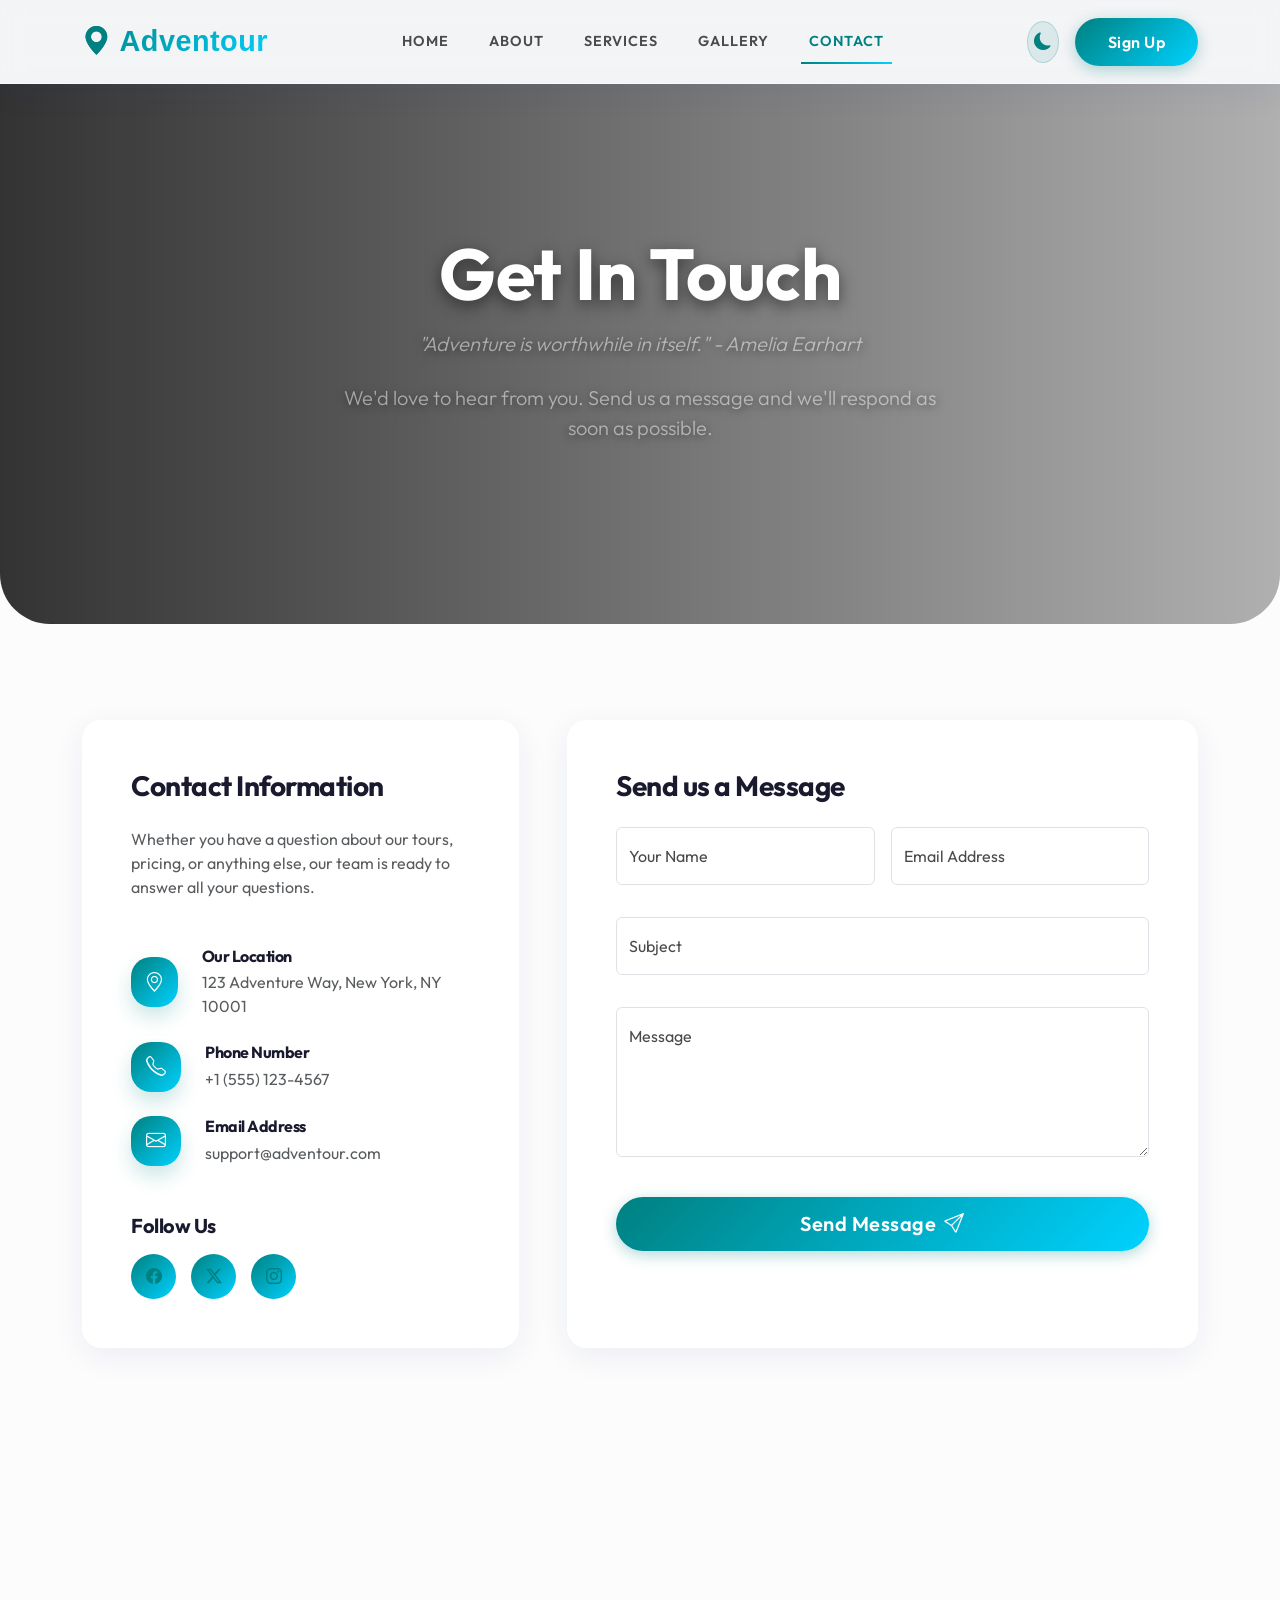
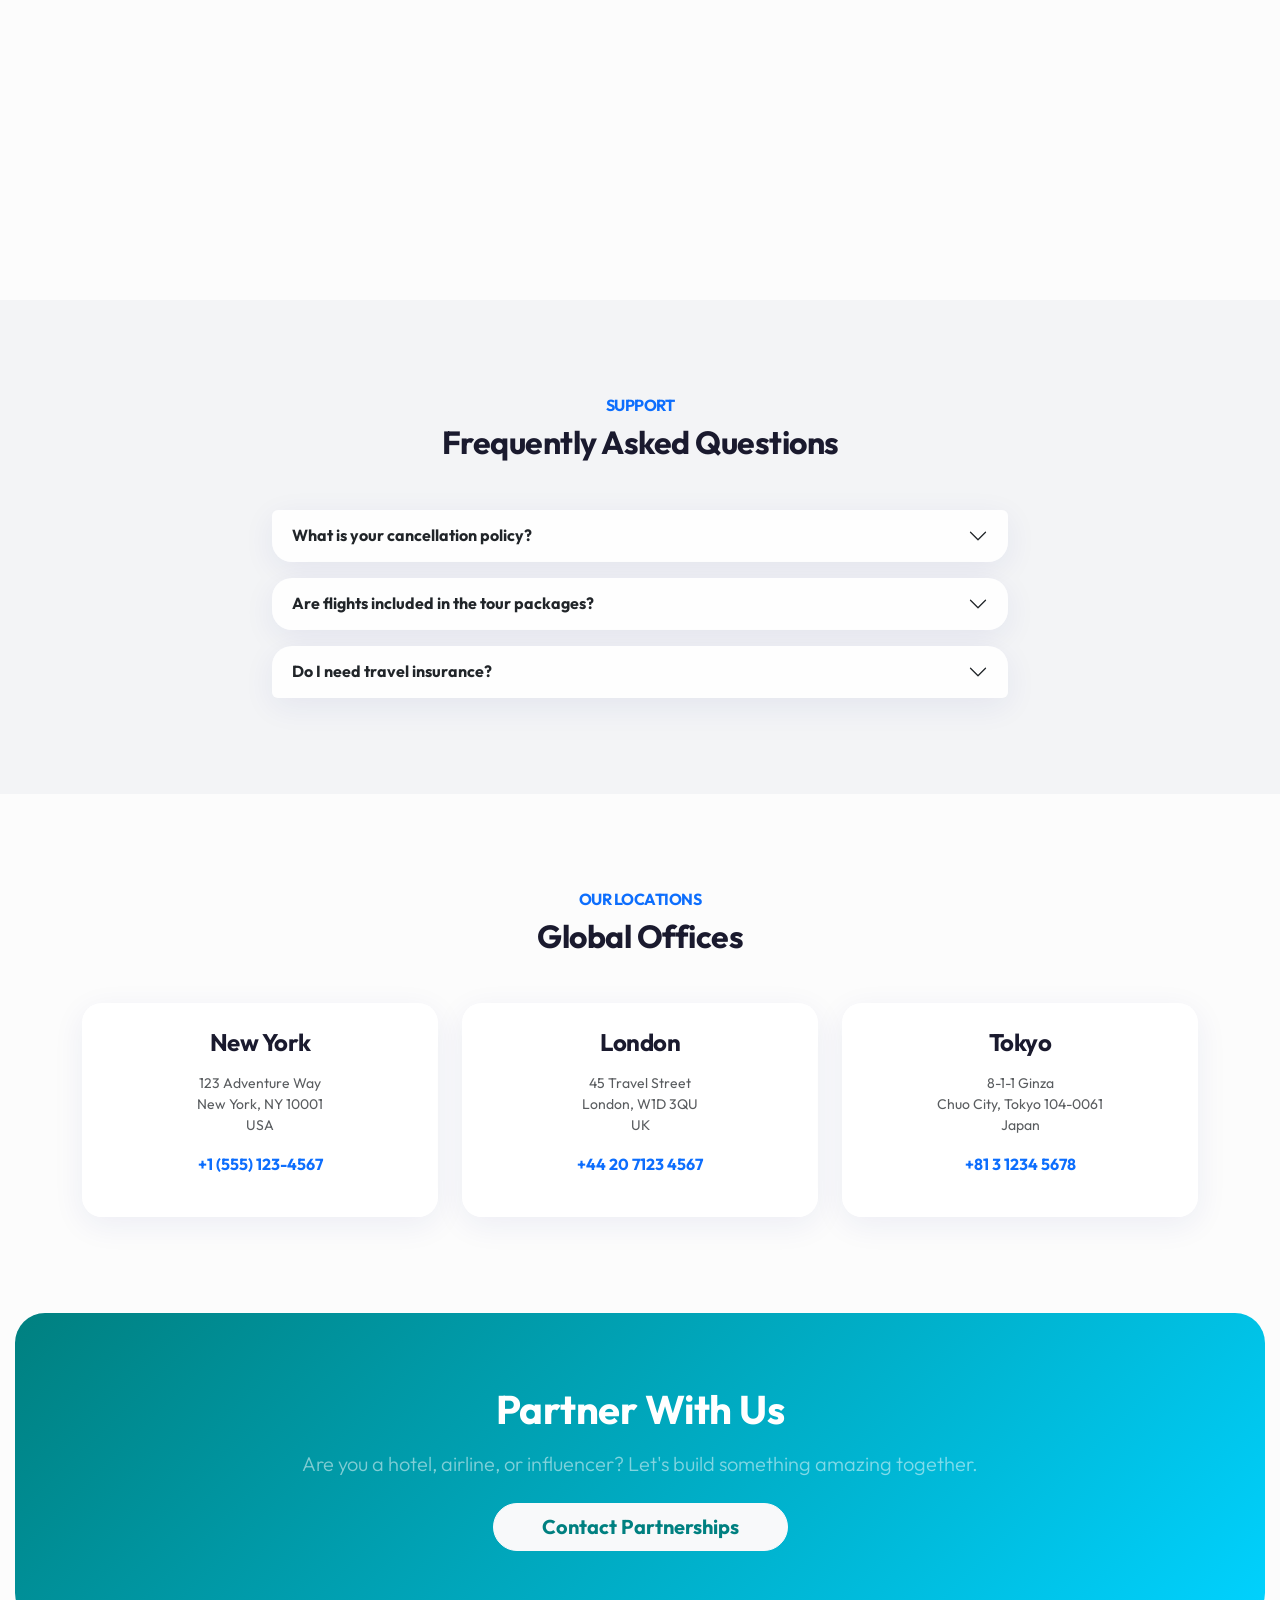
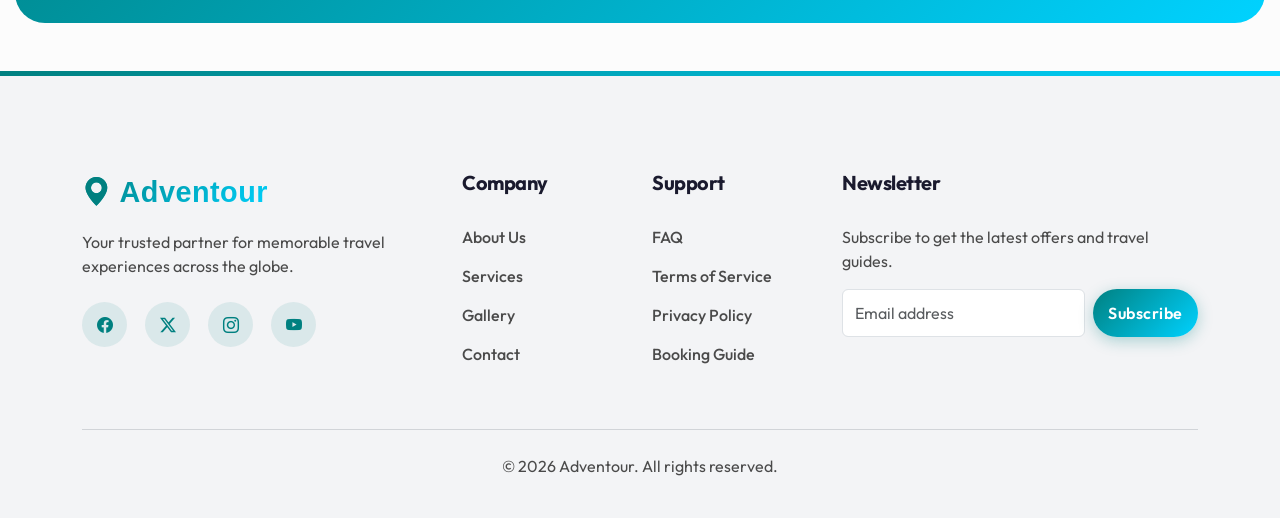
<file: contact.html>
<!DOCTYPE html>
<html lang="en">
<head>
  <meta charset="UTF-8">
  <meta name="viewport" content="width=device-width, initial-scale=1.0">
  <title>Contact Us - Adventour</title>
  <meta name="description" content="Get in touch with Adventour for your travel inquiries.">
  <link href="https://cdn.jsdelivr.net/npm/bootstrap@5.3.0/dist/css/bootstrap.min.css" rel="stylesheet">
  <link href="https://cdn.jsdelivr.net/npm/bootstrap-icons@1.11.3/font/bootstrap-icons.css" rel="stylesheet">
  <link rel="stylesheet" href="assets/css/style.css">
  <!-- Favicon -->
  <link rel="icon" href="assets/favicon.jpg">
</head>
<body>

  <!-- Navbar -->
  <nav class="navbar navbar-expand-lg sticky-top">
    <div class="container">
      <a class="navbar-brand" href="index.html"><i class="bi bi-geo-alt-fill"></i>Adventour</a>
      <button class="navbar-toggler" type="button" data-bs-toggle="offcanvas" data-bs-target="#offcanvasNavbar">
        <span class="navbar-toggler-icon"></span>
      </button>
      <div class="offcanvas offcanvas-end" tabindex="-1" id="offcanvasNavbar">
        <div class="offcanvas-header">
          <h5 class="offcanvas-title">Menu</h5>
          <button type="button" class="btn-close" data-bs-dismiss="offcanvas"></button>
        </div>
        <div class="offcanvas-body align-items-center">
          <ul class="navbar-nav mx-auto mb-2 mb-lg-0">
            <li class="nav-item"><a class="nav-link" href="index.html">Home</a></li>
            <li class="nav-item"><a class="nav-link" href="about.html">About</a></li>
            <li class="nav-item"><a class="nav-link" href="services.html">Services</a></li>
            <li class="nav-item"><a class="nav-link" href="gallery.html">Gallery</a></li>
            <li class="nav-item"><a class="nav-link active" href="contact.html">Contact</a></li>
          </ul>
          <div class="d-flex flex-column flex-lg-row ms-lg-4 mt-3 mt-lg-0 gap-3 align-items-center justify-content-center">
            <button id="themeToggle" class="theme-toggle" aria-label="Toggle theme"><i class="bi bi-moon-fill"></i></button>
            <a href="signup.html" class="btn btn-primary-custom w-100 w-lg-auto">Sign Up</a>
          </div>
        </div>
      </div>
    </div>
  </nav>

  <!-- Page Header -->
  <section class="hero-section text-center" style="background-image: url('https://images.unsplash.com/photo-1423666639041-f56000c27a9a?w=1920&h=600&fit=crop');">
    <div class="container hero-content text-center animate-up-target z-1">
      <h1 class="display-4 fw-bold text-white mb-3">Get In Touch</h1>
      <p class="lead text-white-50 fst-italic mb-4 mx-auto">"Adventure is worthwhile in itself." - Amelia Earhart</p>
      <p class="lead text-white-50 mx-auto">We'd love to hear from you. Send us a message and we'll respond as soon as possible.</p>
    </div>
  </section>

  <!-- Contact Section -->
  <section class="py-5">
    <div class="container py-5">
      <div class="row g-5">
        
        <!-- Contact Information -->
        <div class="col-lg-5 animate-up-target">
          <div class="feature-card p-5 h-100">
            <h3 class="mb-4">Contact Information</h3>
            <p class="text-muted mb-5">Whether you have a question about our tours, pricing, or anything else, our team is ready to answer all your questions.</p>
            
            <div class="d-flex align-items-center mb-4">
              <div class="icon-box me-4" style="width: 50px; height: 50px; font-size: 20px; margin-bottom: 0;">
                <i class="bi bi-geo-alt"></i>
              </div>
              <div>
                <h6 class="mb-1 fw-bold">Our Location</h6>
                <p class="text-muted mb-0">123 Adventure Way, New York, NY 10001</p>
              </div>
            </div>
            
            <div class="d-flex align-items-center mb-4">
              <div class="icon-box me-4" style="width: 50px; height: 50px; font-size: 20px; margin-bottom: 0;">
                <i class="bi bi-telephone"></i>
              </div>
              <div>
                <h6 class="mb-1 fw-bold">Phone Number</h6>
                <p class="text-muted mb-0">+1 (555) 123-4567</p>
              </div>
            </div>
            
            <div class="d-flex align-items-center mb-5">
              <div class="icon-box me-4" style="width: 50px; height: 50px; font-size: 20px; margin-bottom: 0;">
                <i class="bi bi-envelope"></i>
              </div>
              <div>
                <h6 class="mb-1 fw-bold">Email Address</h6>
                <p class="text-muted mb-0">support@adventour.com</p>
              </div>
            </div>
            
            <h5 class="fw-bold mb-3">Follow Us</h5>
            <div class="social-icons d-flex">
              <a href="#" style="background: var(--primary-gradient);"><i class="bi bi-facebook"></i></a>
              <a href="#" style="background: var(--primary-gradient);"><i class="bi bi-twitter-x"></i></a>
              <a href="#" style="background: var(--primary-gradient);"><i class="bi bi-instagram"></i></a>
            </div>
          </div>
        </div>

        <!-- Contact Form -->
        <div class="col-lg-7 animate-up-target" style="animation-delay: 0.2s;">
          <div class="feature-card p-5 h-100">
            <h3 class="mb-4">Send us a Message</h3>
            <form>
              <div class="row g-3">
                <div class="col-md-6">
                  <div class="form-floating mb-3">
                    <input type="text" class="form-control bg-transparent" id="nameInput" placeholder="John Doe" required>
                    <label for="nameInput">Your Name</label>
                  </div>
                </div>
                <div class="col-md-6">
                  <div class="form-floating mb-3">
                    <input type="email" class="form-control bg-transparent" id="emailInput" placeholder="name@example.com" required>
                    <label for="emailInput">Email Address</label>
                  </div>
                </div>
                <div class="col-12">
                  <div class="form-floating mb-3">
                    <input type="text" class="form-control bg-transparent" id="subjectInput" placeholder="Subject" required>
                    <label for="subjectInput">Subject</label>
                  </div>
                </div>
                <div class="col-12">
                  <div class="form-floating mb-4">
                    <textarea class="form-control bg-transparent" id="messageInput" placeholder="Leave a message here" style="height: 150px" required></textarea>
                    <label for="messageInput">Message</label>
                  </div>
                </div>
                <div class="col-12">
                  <button type="submit" class="btn btn-primary-custom btn-lg w-100">Send Message <i class="bi bi-send ms-2"></i></button>
                </div>
              </div>
            </form>
          </div>
        </div>

      </div>
    </div>
  </section>

  <!-- Map Section -->
  <section class="py-0 animate-up-target">
    <div class="container-fluid px-0">
      <iframe src="https://www.google.com/maps/embed?pb=!1m18!1m12!1m3!1d193595.15830869428!2d-74.119763973046!3d40.69766374874431!2m3!1f0!2f0!3f0!3m2!1i1024!2i768!4f13.1!3m3!1m2!1s0x89c24fa5d33f083b%3A0xc80b8f06e177fe62!2sNew%20York%2C%20NY%2C%20USA!5e0!3m2!1sen!2s!4v1683936643194!5m2!1sen!2s" width="100%" height="450" style="border:0;" allowfullscreen="" loading="lazy" referrerpolicy="no-referrer-when-downgrade"></iframe>
    </div>
  </section>

  <!-- Section 1: FAQ -->
  <section class="py-5 bg-light-bg">
    <div class="container py-5">
      <div class="text-center mb-5 animate-up-target">
        <h6 class="text-primary fw-bold text-uppercase mb-2">Support</h6>
        <h2>Frequently Asked Questions</h2>
      </div>
      <div class="row justify-content-center">
        <div class="col-lg-8 animate-up-target">
          <div class="accordion" id="faqAccordion">
            <div class="accordion-item feature-card mb-3 border-0">
              <h2 class="accordion-header">
                <button class="accordion-button collapsed fw-bold bg-transparent" type="button" data-bs-toggle="collapse" data-bs-target="#faq1">
                  What is your cancellation policy?
                </button>
              </h2>
              <div id="faq1" class="accordion-collapse collapse" data-bs-parent="#faqAccordion">
                <div class="accordion-body text-muted">
                  You can cancel your booking up to 48 hours before the trip for a full refund. Cancellations made within 48 hours will incur a 20% processing fee.
                </div>
              </div>
            </div>
            <div class="accordion-item feature-card mb-3 border-0">
              <h2 class="accordion-header">
                <button class="accordion-button collapsed fw-bold bg-transparent" type="button" data-bs-toggle="collapse" data-bs-target="#faq2">
                  Are flights included in the tour packages?
                </button>
              </h2>
              <div id="faq2" class="accordion-collapse collapse" data-bs-parent="#faqAccordion">
                <div class="accordion-body text-muted">
                  Standard tour packages do not include international flights. However, our Flight Booking service can easily add them to your package at competitive rates.
                </div>
              </div>
            </div>
            <div class="accordion-item feature-card border-0">
              <h2 class="accordion-header">
                <button class="accordion-button collapsed fw-bold bg-transparent" type="button" data-bs-toggle="collapse" data-bs-target="#faq3">
                  Do I need travel insurance?
                </button>
              </h2>
              <div id="faq3" class="accordion-collapse collapse" data-bs-parent="#faqAccordion">
                <div class="accordion-body text-muted">
                  While not legally required for all destinations, we highly recommend purchasing travel insurance to protect against unforeseen circumstances.
                </div>
              </div>
            </div>
          </div>
        </div>
      </div>
    </div>
  </section>

  <!-- Section 2: Global Offices -->
  <section class="py-5">
    <div class="container py-5">
      <div class="text-center mb-5 animate-up-target">
        <h6 class="text-primary fw-bold text-uppercase mb-2">Our Locations</h6>
        <h2>Global Offices</h2>
      </div>
      <div class="row g-4 text-center">
        <div class="col-md-4 animate-up-target">
          <div class="feature-card p-4 h-100">
            <h4 class="mb-3">New York</h4>
            <p class="text-muted small">123 Adventure Way<br>New York, NY 10001<br>USA</p>
            <p class="fw-bold text-primary">+1 (555) 123-4567</p>
          </div>
        </div>
        <div class="col-md-4 animate-up-target" style="animation-delay: 0.1s;">
          <div class="feature-card p-4 h-100">
            <h4 class="mb-3">London</h4>
            <p class="text-muted small">45 Travel Street<br>London, W1D 3QU<br>UK</p>
            <p class="fw-bold text-primary">+44 20 7123 4567</p>
          </div>
        </div>
        <div class="col-md-4 animate-up-target" style="animation-delay: 0.2s;">
          <div class="feature-card p-4 h-100">
            <h4 class="mb-3">Tokyo</h4>
            <p class="text-muted small">8-1-1 Ginza<br>Chuo City, Tokyo 104-0061<br>Japan</p>
            <p class="fw-bold text-primary">+81 3 1234 5678</p>
          </div>
        </div>
      </div>
    </div>
  </section>

  <!-- Section 3: Partnership Inquiries -->
  <section class="py-5 mb-5 bg-primary text-white text-center" style="background: var(--primary-gradient) !important; border-radius: 30px; margin: 0 15px;">
    <div class="container py-4 animate-up-target">
      <h2 class="display-6 fw-bold text-white mb-3">Partner With Us</h2>
      <p class="lead text-white-50 mb-4">Are you a hotel, airline, or influencer? Let's build something amazing together.</p>
      <a href="#" class="btn btn-light btn-lg fw-bold px-5 rounded-pill" style="color: var(--primary-color);">Contact Partnerships</a>
    </div>
  </section>

  <!-- Footer -->
  <footer class="footer">
    <div class="container">
      <div class="row g-4">
        <div class="col-lg-4 col-md-6">
          <a href="index.html" class="text-decoration-none d-block mb-3 brand-logo">
            <i class="bi bi-geo-alt-fill"></i>Adventour
          </a>
          <p class="mb-4">Your trusted partner for memorable travel experiences across the globe.</p>
          <div class="social-icons">
            <a href="#"><i class="bi bi-facebook"></i></a>
            <a href="#"><i class="bi bi-twitter-x"></i></a>
            <a href="#"><i class="bi bi-instagram"></i></a>
            <a href="#"><i class="bi bi-youtube"></i></a>
          </div>
        </div>
        <div class="col-lg-2 col-md-6">
          <h5>Company</h5>
          <a href="about.html" class="footer-link">About Us</a>
          <a href="services.html" class="footer-link">Services</a>
          <a href="gallery.html" class="footer-link">Gallery</a>
          <a href="contact.html" class="footer-link">Contact</a>
        </div>
        <div class="col-lg-2 col-md-6">
          <h5>Support</h5>
          <a href="#" class="footer-link">FAQ</a>
          <a href="#" class="footer-link">Terms of Service</a>
          <a href="#" class="footer-link">Privacy Policy</a>
          <a href="#" class="footer-link">Booking Guide</a>
        </div>
        <div class="col-lg-4 col-md-6">
          <h5>Newsletter</h5>
          <p>Subscribe to get the latest offers and travel guides.</p>
          <form class="d-flex mt-3">
            <input type="email" class="form-control me-2" placeholder="Email address" required>
            <button class="btn btn-primary-custom" type="submit">Subscribe</button>
          </form>
        </div>
      </div>
      <hr class="mt-5 mb-4 border-secondary">
      <div class="text-center"><p class="mb-0">&copy; 2026 Adventour. All rights reserved.</p></div>
    </div>
  </footer>

  <button id="backToTop" title="Go to top"><i class="bi bi-arrow-up"></i></button>

  <script src="https://cdn.jsdelivr.net/npm/bootstrap@5.3.0/dist/js/bootstrap.bundle.min.js"></script>
  <script src="assets/js/main.js"></script>
</body>
</html>
</file>
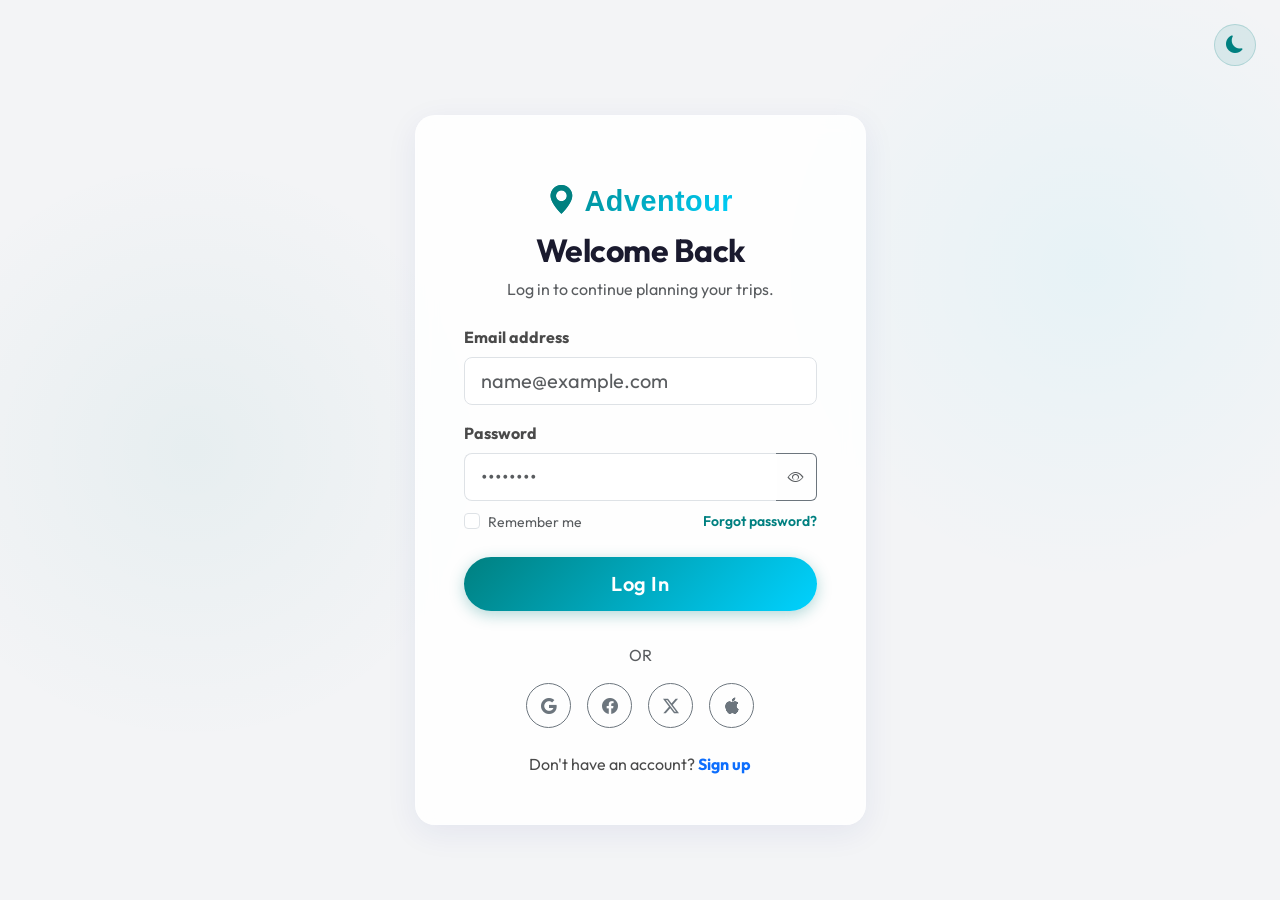
<file: login.html>
<!DOCTYPE html>
<html lang="en">
<head>
  <meta charset="UTF-8">
  <meta name="viewport" content="width=device-width, initial-scale=1.0">
  <title>Login - Adventour</title>
  <meta name="description" content="Login to your Adventour account.">
  <link href="https://cdn.jsdelivr.net/npm/bootstrap@5.3.0/dist/css/bootstrap.min.css" rel="stylesheet">
  <link href="https://cdn.jsdelivr.net/npm/bootstrap-icons@1.11.3/font/bootstrap-icons.css" rel="stylesheet">
  <link rel="stylesheet" href="assets/css/style.css">
  <!-- Favicon -->
  <link rel="icon" href="assets/favicon.jpg">
</head>
<body>

  <!-- Login Section -->
  <section class="auth-wrapper">
    <!-- Theme Toggle Button Top Right -->
    <button id="themeToggle" class="theme-toggle position-absolute top-0 end-0 m-4 z-3" aria-label="Toggle theme">
      <i class="bi bi-moon-fill"></i>
    </button>
    <div class="container">
      <div class="row justify-content-center">
        <div class="col-md-6 col-lg-5 animate-up-target">
          <div class="feature-card p-5 position-relative">
            <div class="text-center mb-4 mt-3">
              <div class="mb-2"><a href="index.html" class="brand-logo text-decoration-none"><i class="bi bi-geo-alt-fill"></i>Adventour</a></div>
              <h2 class="fw-bold">Welcome Back</h2>
              <p class="text-muted">Log in to continue planning your trips.</p>
            </div>
            <form>
              <div class="mb-3">
                <label for="email" class="form-label fw-bold">Email address</label>
                <input type="email" class="form-control form-control-lg" id="email" placeholder="name@example.com" required>
              </div>
              <div class="mb-4">
                <label for="password" class="form-label fw-bold">Password</label>
                <div class="input-group mb-2">
                  <input type="password" class="form-control form-control-lg border-end-0" id="password" placeholder="••••••••" required>
                  <button class="btn btn-outline-secondary border-start-0 bg-transparent text-muted" type="button" id="togglePassword">
                    <i class="bi bi-eye"></i>
                  </button>
                </div>
                <div class="d-flex justify-content-between align-items-center mt-2 mb-3">
                  <div class="form-check mb-0">
                    <input type="checkbox" class="form-check-input" id="remember">
                    <label class="form-check-label small text-muted" for="remember">Remember me</label>
                  </div>
                  <a href="#" class="text-decoration-none small fw-semibold">Forgot password?</a>
                </div>
              </div>
              <button type="submit" class="btn btn-primary-custom w-100 btn-lg mb-3">Log In</button>
              
              <div class="text-center my-3 text-muted">OR</div>
              
              <div class="d-flex justify-content-center gap-3 mb-4">
                <button type="button" class="btn btn-outline-secondary rounded-circle p-2" style="width:45px;height:45px;">
                  <i class="bi bi-google"></i>
                </button>
                <button type="button" class="btn btn-outline-secondary rounded-circle p-2" style="width:45px;height:45px;">
                  <i class="bi bi-facebook"></i>
                </button>
                <button type="button" class="btn btn-outline-secondary rounded-circle p-2" style="width:45px;height:45px;">
                  <i class="bi bi-twitter-x"></i>
                </button>
                <button type="button" class="btn btn-outline-secondary rounded-circle p-2" style="width:45px;height:45px;">
                  <i class="bi bi-apple"></i>
                </button>
              </div>
              
              <div class="text-center">
                <p class="mb-0">Don't have an account? <a href="signup.html" class="fw-bold text-primary">Sign up</a></p>
              </div>
            </form>
          </div>
        </div>
      </div>
    </div>
  </section>

  <script src="https://cdn.jsdelivr.net/npm/bootstrap@5.3.0/dist/js/bootstrap.bundle.min.js"></script>
  <script src="assets/js/main.js"></script>
  <script>
    // Password toggle
    document.getElementById('togglePassword').addEventListener('click', function () {
      const password = document.getElementById('password');
      const icon = this.querySelector('i');
      if (password.type === 'password') {
        password.type = 'text';
        icon.classList.remove('bi-eye');
        icon.classList.add('bi-eye-slash');
      } else {
        password.type = 'password';
        icon.classList.remove('bi-eye-slash');
        icon.classList.add('bi-eye');
      }
    });
  </script>
</body>
</html>
</file>
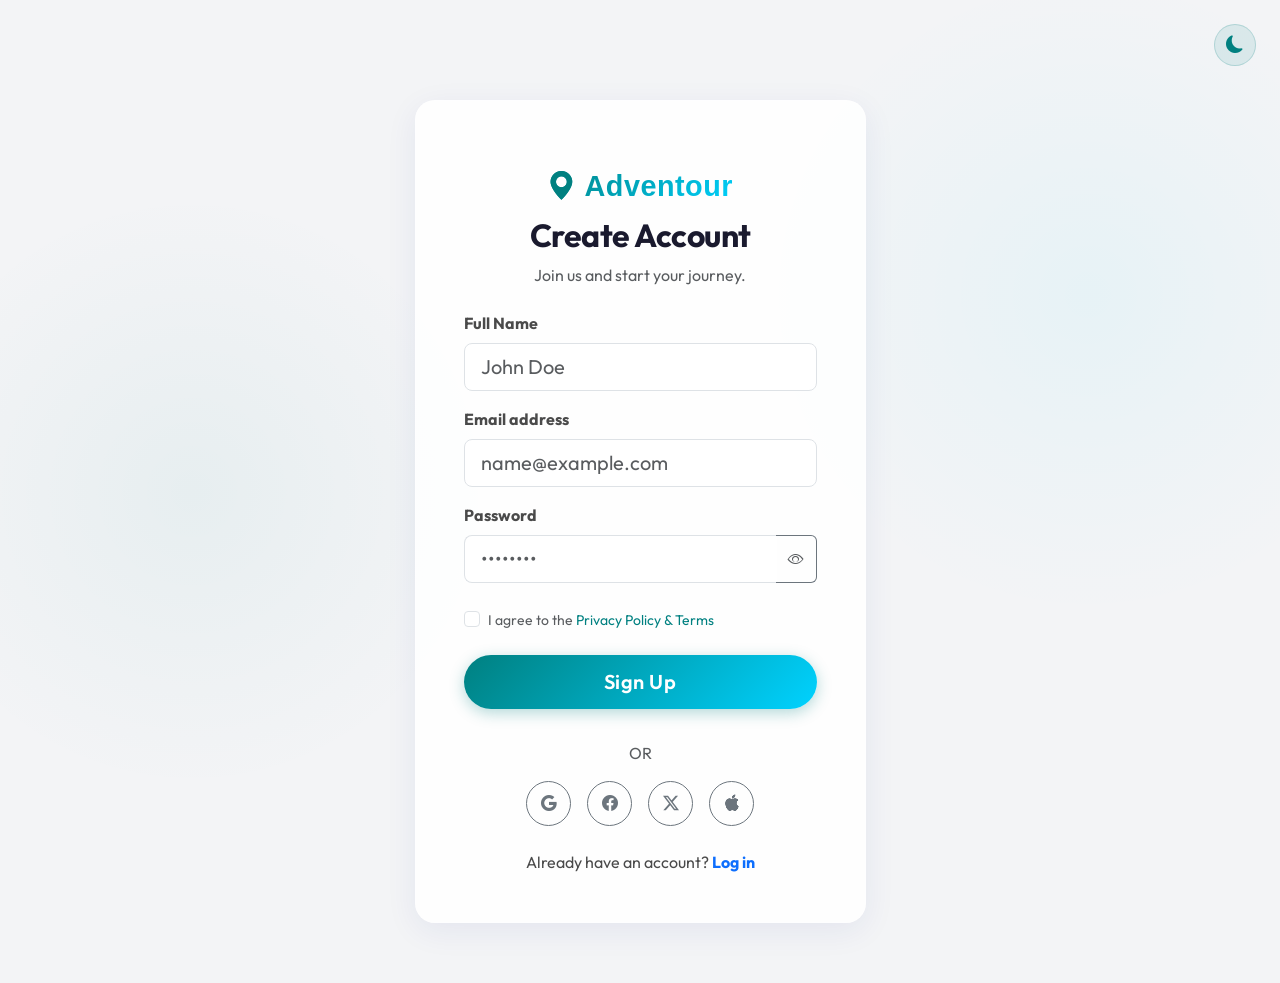
<file: signup.html>
<!DOCTYPE html>
<html lang="en">
<head>
  <meta charset="UTF-8">
  <meta name="viewport" content="width=device-width, initial-scale=1.0">
  <title>Sign Up - Adventour</title>
  <meta name="description" content="Create a new Adventour account.">
  <link href="https://cdn.jsdelivr.net/npm/bootstrap@5.3.0/dist/css/bootstrap.min.css" rel="stylesheet">
  <link href="https://cdn.jsdelivr.net/npm/bootstrap-icons@1.11.3/font/bootstrap-icons.css" rel="stylesheet">
  <link rel="stylesheet" href="assets/css/style.css">
  <!-- Favicon -->
  <link rel="icon" href="assets/favicon.jpg">
</head>
<body>

  <!-- Signup Section -->
  <section class="auth-wrapper">
    <!-- Theme Toggle Button Top Right -->
    <button id="themeToggle" class="theme-toggle position-absolute top-0 end-0 m-4 z-3" aria-label="Toggle theme">
      <i class="bi bi-moon-fill"></i>
    </button>
    <div class="container">
      <div class="row justify-content-center">
        <div class="col-md-6 col-lg-5 animate-up-target">
          <div class="feature-card p-5 position-relative">
            <div class="text-center mb-4 mt-3">
              <div class="mb-2"><a href="index.html" class="brand-logo text-decoration-none"><i class="bi bi-geo-alt-fill"></i>Adventour</a></div>
              <h2 class="fw-bold">Create Account</h2>
              <p class="text-muted">Join us and start your journey.</p>
            </div>
            <form>
              <div class="mb-3">
                <label for="name" class="form-label fw-bold">Full Name</label>
                <input type="text" class="form-control form-control-lg" id="name" placeholder="John Doe" required>
              </div>
              <div class="mb-3">
                <label for="email" class="form-label fw-bold">Email address</label>
                <input type="email" class="form-control form-control-lg" id="email" placeholder="name@example.com" required>
              </div>
              <div class="mb-4">
                <label for="password" class="form-label fw-bold">Password</label>
                <div class="input-group">
                  <input type="password" class="form-control form-control-lg border-end-0" id="password" placeholder="••••••••" required>
                  <button class="btn btn-outline-secondary border-start-0 bg-transparent text-muted" type="button" id="togglePassword">
                    <i class="bi bi-eye"></i>
                  </button>
                </div>
              </div>
              <div class="mb-4 form-check">
                <input type="checkbox" class="form-check-input" id="terms" required>
                <label class="form-check-label small text-muted" for="terms">I agree to the <a href="#">Privacy Policy & Terms</a></label>
              </div>
              <button type="submit" class="btn btn-primary-custom w-100 btn-lg mb-3">Sign Up</button>
              
              <div class="text-center my-3 text-muted">OR</div>
              
              <div class="d-flex justify-content-center gap-3 mb-4">
                <button type="button" class="btn btn-outline-secondary rounded-circle p-2" style="width:45px;height:45px;">
                  <i class="bi bi-google"></i>
                </button>
                <button type="button" class="btn btn-outline-secondary rounded-circle p-2" style="width:45px;height:45px;">
                  <i class="bi bi-facebook"></i>
                </button>
                <button type="button" class="btn btn-outline-secondary rounded-circle p-2" style="width:45px;height:45px;">
                  <i class="bi bi-twitter-x"></i>
                </button>
                <button type="button" class="btn btn-outline-secondary rounded-circle p-2" style="width:45px;height:45px;">
                  <i class="bi bi-apple"></i>
                </button>
              </div>
              
              <div class="text-center">
                <p class="mb-0">Already have an account? <a href="login.html" class="fw-bold text-primary">Log in</a></p>
              </div>
            </form>
          </div>
        </div>
      </div>
    </div>
  </section>

  <script src="https://cdn.jsdelivr.net/npm/bootstrap@5.3.0/dist/js/bootstrap.bundle.min.js"></script>
  <script src="assets/js/main.js"></script>
  <script>
    // Password toggle
    document.getElementById('togglePassword').addEventListener('click', function () {
      const password = document.getElementById('password');
      const icon = this.querySelector('i');
      if (password.type === 'password') {
        password.type = 'text';
        icon.classList.remove('bi-eye');
        icon.classList.add('bi-eye-slash');
      } else {
        password.type = 'password';
        icon.classList.remove('bi-eye-slash');
        icon.classList.add('bi-eye');
      }
    });
  </script>
</body>
</html>
</file>
<file: assets/css/style.css>
@import url('https://fonts.googleapis.com/css2?family=Outfit:wght@300;400;500;600;700;800&display=swap');

:root {
  /* Rich Teal/Azure Theme */
  --primary-color: #008080; /* Teal */
  --primary-gradient: linear-gradient(135deg, #008080 0%, #00d2ff 100%);
  --secondary-color: #ff9a44;
  --tertiary-color: #1a1a2e;
  --bg-color: #fcfcfc;
  --text-color: #4a4a4a;
  --light-bg: #f3f4f6;
  --card-bg: rgba(255, 255, 255, 0.85);
  --glass-border: rgba(255, 255, 255, 0.4);
  --glass-shadow: 0 8px 32px 0 rgba(31, 38, 135, 0.07);
  --transition: all 0.4s cubic-bezier(0.25, 0.8, 0.25, 1);
}

[data-theme="dark"] {
  --primary-color: #00d2ff;
  --primary-gradient: linear-gradient(135deg, #00d2ff 0%, #008080 100%);
  --secondary-color: #ffb75e;
  --tertiary-color: #f8fafc;
  --bg-color: #0f172a;
  --text-color: #e2e8f0;
  --light-bg: #1e293b;
  --card-bg: rgba(30, 41, 59, 0.7);
  --glass-border: rgba(255, 255, 255, 0.05);
  --glass-shadow: 0 8px 32px 0 rgba(0, 0, 0, 0.3);
}

/* Strict Dark Mode Contrast Overrides */
[data-theme="dark"] .text-muted, 
[data-theme="dark"] .text-secondary {
  color: #94a3b8 !important;
}

[data-theme="dark"] .form-control {
  background-color: #1e293b;
  border-color: rgba(255, 255, 255, 0.1);
  color: #f8fafc;
}

[data-theme="dark"] .form-control::placeholder {
  color: #64748b;
}

[data-theme="dark"] .form-control:focus {
  background-color: #0f172a;
  color: #f8fafc;
}

[data-theme="dark"] .input-group .btn-outline-secondary,
[data-theme="dark"] .auth-wrapper .btn-outline-secondary {
  border-color: rgba(255, 255, 255, 0.2);
  color: #cbd5e1;
}

[data-theme="dark"] .auth-wrapper .btn-outline-secondary:hover {
  background-color: rgba(255, 255, 255, 0.1);
  color: #fff;
}

[data-theme="dark"] .accordion-button {
  color: #f8fafc;
  background-color: transparent;
}
[data-theme="dark"] .accordion-button:not(.collapsed) {
  color: var(--primary-color);
  background-color: rgba(0, 210, 255, 0.05);
}
[data-theme="dark"] .accordion-button::after {
  filter: invert(1);
}

/* Utility Background */
.bg-light-bg {
  background-color: var(--light-bg);
}

body {
  font-family: 'Outfit', sans-serif;
  background-color: var(--bg-color);
  color: var(--text-color);
  transition: var(--transition);
  overflow-x: hidden;
}

h1, h2, h3, h4, h5, h6 {
  font-weight: 700;
  color: var(--tertiary-color);
  letter-spacing: -0.5px;
}

a {
  text-decoration: none;
  color: var(--primary-color);
  transition: var(--transition);
}

a:hover {
  color: var(--secondary-color);
}

/* Custom Buttons with Premium Feel */
.btn-primary-custom {
  background: var(--primary-gradient);
  color: white !important;
  border: none;
  padding: 12px 28px;
  border-radius: 50px;
  font-weight: 600;
  letter-spacing: 0.5px;
  transition: var(--transition);
  box-shadow: 0 4px 15px rgba(0, 128, 128, 0.3);
  position: relative;
  overflow: hidden;
  z-index: 1;
  display: inline-flex;
  align-items: center;
  justify-content: center;
}

.btn-primary-custom::before {
  content: '';
  position: absolute;
  top: 0; left: 0; right: 0; bottom: 0;
  background: linear-gradient(135deg, #00d2ff 0%, #008080 100%);
  z-index: -1;
  transition: var(--transition);
  opacity: 0;
}

.btn-primary-custom:hover::before {
  opacity: 1;
}

.btn-primary-custom:hover {
  transform: translateY(-3px);
  box-shadow: 0 8px 25px rgba(0, 128, 128, 0.4);
}

.btn-outline-custom {
  background-color: transparent;
  color: var(--primary-color) !important;
  border: 2px solid var(--primary-color);
  padding: 10px 26px;
  border-radius: 50px;
  font-weight: 600;
  transition: var(--transition);
}

.btn-outline-custom:hover {
  background: var(--primary-gradient);
  border-color: transparent;
  color: white !important;
  transform: translateY(-3px);
  box-shadow: 0 8px 25px rgba(0, 128, 128, 0.3);
}

/* Glassmorphism Navbar */
.navbar {
  background-color: var(--light-bg) !important;
  border-bottom: 1px solid var(--glass-border);
  box-shadow: var(--glass-shadow);
  padding: 15px 0;
  transition: var(--transition);
}

.navbar::before {
  content: '';
  position: absolute;
  top: 0; left: 0; right: 0; bottom: 0;
  backdrop-filter: blur(12px);
  -webkit-backdrop-filter: blur(12px);
  z-index: -1;
}

[data-theme="dark"] .navbar-toggler-icon {
  filter: invert(1) grayscale(100%) brightness(200%);
}
.navbar-toggler {
  border-color: var(--glass-border) !important;
}

.offcanvas {
  background-color: var(--bg-color) !important;
}
[data-theme="dark"] .btn-close {
  filter: invert(1) grayscale(100%) brightness(200%);
}

.navbar-brand, .brand-logo {
  font-family: 'Poppins', sans-serif !important;
  font-weight: 800 !important;
  font-size: 1.8rem !important;
  background: var(--primary-gradient) !important;
  -webkit-background-clip: text !important;
  -webkit-text-fill-color: transparent !important;
  display: inline-flex !important;
  align-items: center !important;
  text-decoration: none !important;
  letter-spacing: 0.5px !important;
}

.navbar-brand i, .brand-logo i {
  -webkit-text-fill-color: var(--primary-color) !important;
  font-size: 1.8rem !important;
  margin-right: 8px !important;
}
[dir="rtl"] .navbar-brand i, [dir="rtl"] .brand-logo i { margin-right: 0 !important; margin-left: 8px !important; }

.nav-link {
  font-weight: 600;
  color: var(--text-color) !important;
  margin: 0 12px;
  position: relative;
  text-transform: uppercase;
  font-size: 0.9rem;
  letter-spacing: 1px;
}

.nav-link::after {
  content: '';
  position: absolute;
  width: 0; height: 2px;
  bottom: -4px; left: 0;
  background: var(--primary-gradient);
  transition: var(--transition);
}

.nav-link:hover::after, .nav-link.active::after {
  width: 100%;
}

.nav-link:hover, .nav-link.active {
  color: var(--primary-color) !important;
}

/* Polished Theme Toggle */
.theme-toggle {
  cursor: pointer;
  font-size: 1.1rem;
  color: var(--primary-color);
  background: rgba(0, 128, 128, 0.1);
  border: 1px solid rgba(0, 128, 128, 0.2);
  width: 42px;
  height: 42px;
  border-radius: 50%;
  display: flex;
  align-items: center;
  justify-content: center;
  transition: var(--transition);
}
[data-theme="dark"] .theme-toggle {
  background: rgba(0, 210, 255, 0.1);
  border-color: rgba(0, 210, 255, 0.2);
}
.theme-toggle:hover {
  transform: rotate(30deg) scale(1.1);
  background: var(--primary-gradient);
  color: white;
}

/* Premium Hero Section */
.hero-section {
  position: relative;
  min-height: 60vh;
  padding: 100px 0;
  display: flex;
  align-items: center;
  background-size: cover;
  background-position: center;
  background-attachment: fixed;
  color: white;
  border-bottom-left-radius: 50px;
  border-bottom-right-radius: 50px;
  overflow: hidden;
}
.hero-section::before {
  content: '';
  position: absolute;
  top: 0; left: 0; right: 0; bottom: 0;
  background: linear-gradient(to right, rgba(0,0,0,0.8) 0%, rgba(0,0,0,0.3) 100%);
  z-index: 1;
}
.hero-content {
  position: relative;
  z-index: 2;
  width: 100%;
}

.hero-content h1 {
  font-size: 4.5rem;
  line-height: 1.1;
  text-shadow: 0 5px 15px rgba(0,0,0,0.5);
  color: #fff;
}
.hero-content p {
  font-size: 1.25rem;
  max-width: 600px;
  text-shadow: 0 2px 10px rgba(0,0,0,0.5);
  margin-bottom: 2rem;
}

@media (max-width: 768px) {
  .hero-content h1 { font-size: 3rem; }
  .hero-section { border-radius: 0; }
  .hero-content { text-align: center !important; }
  .hero-content p { margin: 0 auto 2rem; }
}

/* Glassmorphism Cards & Hover Effects */
.feature-card, .service-card, .destination-card, .gallery-item {
  background: var(--card-bg);
  backdrop-filter: blur(10px);
  -webkit-backdrop-filter: blur(10px);
  border: 1px solid var(--glass-border);
  border-radius: 20px;
  overflow: hidden;
  box-shadow: var(--glass-shadow);
  transition: var(--transition);
}

.feature-card:hover, .service-card:hover, .destination-card:hover {
  transform: translateY(-12px);
  box-shadow: 0 20px 40px rgba(0,0,0,0.15);
  border-color: var(--primary-color);
}

.service-card img, .destination-card img, .gallery-item img {
  width: 100%;
  height: 280px;
  object-fit: cover;
  transition: transform 0.6s cubic-bezier(0.25, 0.8, 0.25, 1);
}

.destination-card:hover img, .gallery-item:hover img {
  transform: scale(1.1);
}

.icon-box {
  width: 70px;
  height: 70px;
  background: var(--primary-gradient);
  color: white;
  border-radius: 20px;
  display: flex;
  align-items: center;
  justify-content: center;
  font-size: 28px;
  margin-bottom: 25px;
  box-shadow: 0 10px 20px rgba(0,128,128,0.2);
}

/* Footer */
.footer {
  background-color: var(--light-bg); /* Adjusted for theme */
  color: var(--text-color);
  padding: 100px 0 40px;
  position: relative;
  overflow: hidden;
}

.footer p {
  color: var(--text-color) !important;
}

.footer::before {
  content: '';
  position: absolute;
  top: 0; left: 0; width: 100%; height: 5px;
  background: var(--primary-gradient);
}

.footer h5 {
  color: var(--tertiary-color) !important;
  margin-bottom: 30px;
  font-weight: 700;
}

.footer-link {
  color: var(--text-color);
  display: block;
  margin-bottom: 15px;
  font-weight: 500;
}

.footer-link:hover {
  color: var(--primary-color);
  transform: translateX(5px);
}
[dir="rtl"] .footer-link:hover { transform: translateX(-5px); }

.social-icons a {
  display: inline-flex;
  align-items: center;
  justify-content: center;
  width: 45px;
  height: 45px;
  background: rgba(0, 128, 128, 0.1);
  color: var(--primary-color);
  border-radius: 50%;
  margin-right: 15px;
  transition: var(--transition);
}
[data-theme="dark"] .social-icons a {
  background: rgba(255, 255, 255, 0.05);
  color: white;
}
[dir="rtl"] .social-icons a { margin-right: 0; margin-left: 15px; }
.social-icons a:hover {
  background: var(--primary-gradient);
  color: white;
  transform: translateY(-5px);
  box-shadow: 0 10px 20px rgba(0,128,128,0.3);
}

#backToTop {
  position: fixed;
  bottom: 40px;
  right: 40px;
  width: 55px;
  height: 55px;
  border-radius: 50%;
  background: var(--primary-gradient);
  color: white;
  border: none;
  display: none;
  align-items: center;
  justify-content: center;
  z-index: 99;
  cursor: pointer;
  box-shadow: 0 10px 25px rgba(0,128,128,0.4);
  transition: var(--transition);
}
[dir="rtl"] #backToTop { right: auto; left: 40px; }
#backToTop:hover {
  transform: translateY(-5px);
}

/* Auth & Contact Pages */
.auth-wrapper {
  min-height: 100vh;
  display: flex;
  background: var(--light-bg);
  padding: 100px 0 60px;
  position: relative;
  z-index: 1;
}
.auth-wrapper > .container {
  margin: auto;
}

.auth-wrapper::before {
  content: '';
  position: absolute;
  top: 0; left: 0; right: 0; bottom: 0;
  background-image: radial-gradient(circle at 15% 50%, rgba(0, 128, 128, 0.05), transparent 25%),
                    radial-gradient(circle at 85% 30%, rgba(0, 210, 255, 0.05), transparent 25%);
  z-index: -1;
}

/* Floating Labels for Forms */
.form-floating > .form-control:focus ~ label,
.form-floating > .form-control:not(:placeholder-shown) ~ label {
  color: var(--primary-color);
}
.form-control:focus {
  border-color: var(--primary-color);
  box-shadow: 0 0 0 0.25rem rgba(0, 128, 128, 0.25);
}

/* Animations */
.animate-up {
  opacity: 0;
  transform: translateY(40px);
  animation: slideUp 0.8s cubic-bezier(0.25, 0.8, 0.25, 1) forwards;
}

@keyframes slideUp {
  to {
    opacity: 1;
    transform: translateY(0);
  }
}
</file>
